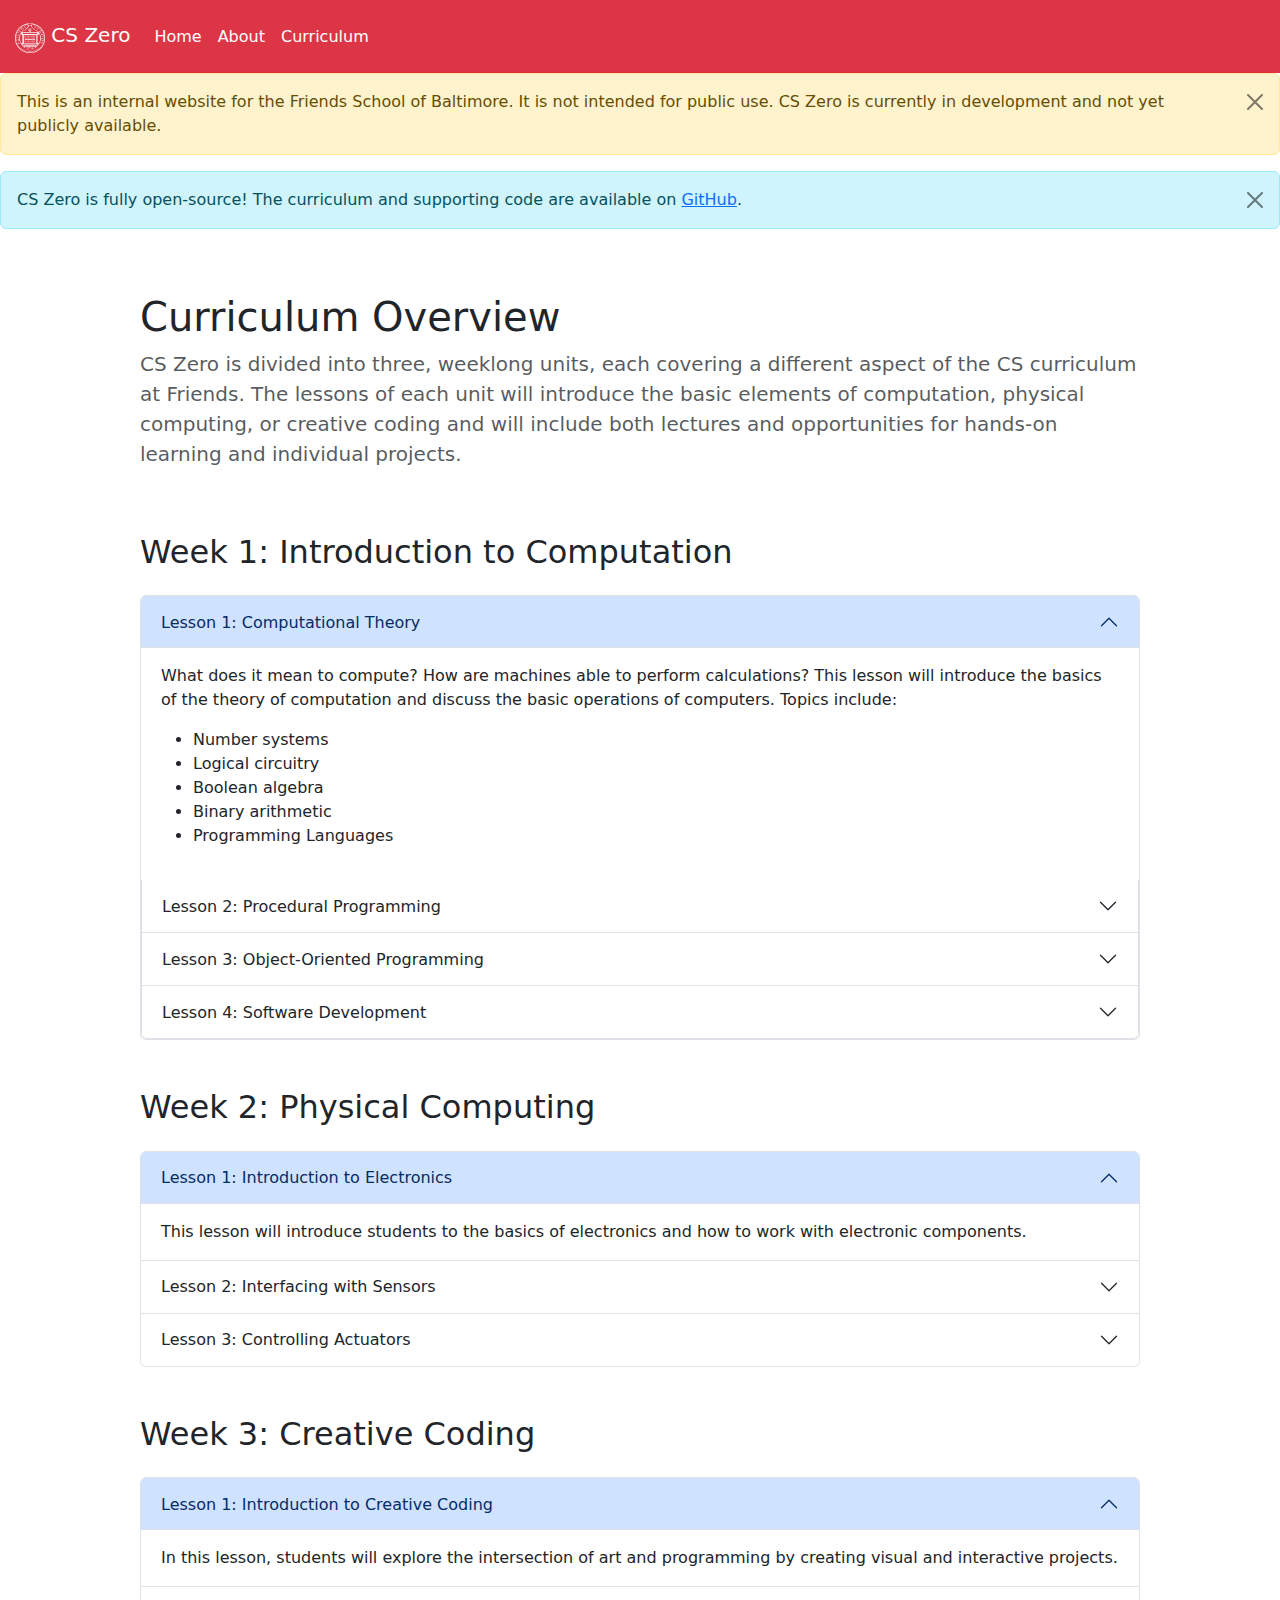
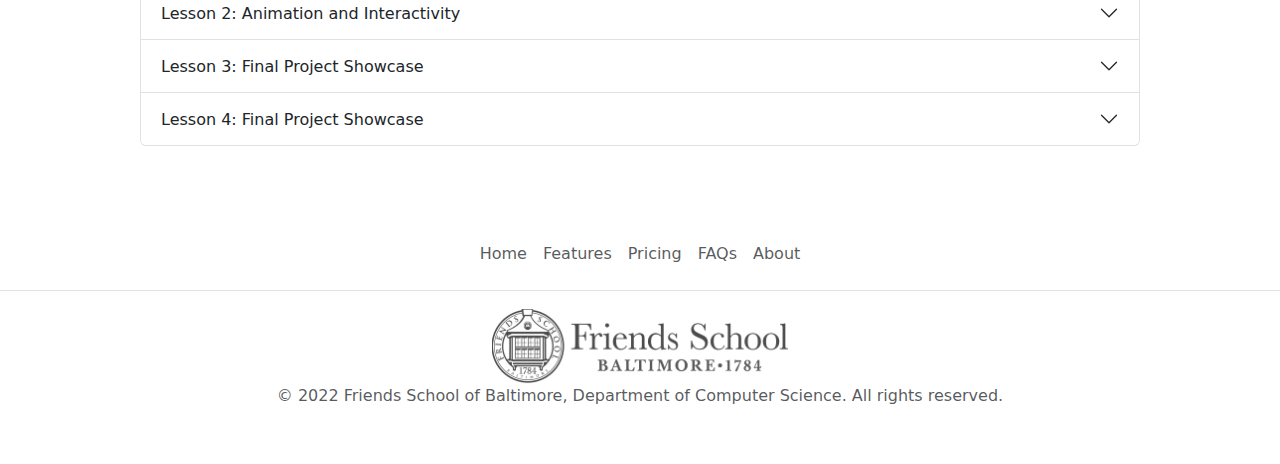
<file: curriculum/index.html>
<!DOCTYPE html>
<html lang="en">
<head>
    <meta charset="UTF-8">
    <meta name="viewport" content="width=device-width, initial-scale=1.0">
    <title>My Website</title>
    <link rel="stylesheet" href="https://cdn.jsdelivr.net/npm/bootstrap@5.3.0/dist/css/bootstrap.min.css">
    <link rel="stylesheet" href="../css/styles.css">
</head>
<body>
    <nav class="navbar navbar-expand-lg navbar-dark bg-danger text-white">
        <a class="navbar-brand" href="#">
            <img src="../img/fsb_seal.png" alt="CS Zero Logo" width="30" height="30" class="d-inline-block align-text-top">
            CS Zero
        </a>
        <button class="navbar-toggler" type="button" data-bs-toggle="collapse" data-bs-target="#navbarNav" aria-controls="navbarNav" aria-expanded="false" aria-label="Toggle navigation">
            <span class="navbar-toggler-icon"></span>
        </button>
        <div class="collapse navbar-collapse" id="navbarNav">
            <ul class="navbar-nav">
                <li class="nav-item active">
                    <a class="nav-link" href="index.html">Home</a>
                </li>
                <li class="nav-item">
                    <a class="nav-link" href="about.html">About</a>
                </li>
                <li class="nav-item">
                    <a class="nav-link" href="curriculum">Curriculum</a>
                </li>
            </ul>
        </div>
    </nav>

    <div class="alert alert-warning alert-dismissible fade show" role="alert">
        This is an internal website for the Friends School of Baltimore. It is not intended for public use.
        CS Zero is currently in development and not yet publicly available.
        <button type="button" class="btn-close" data-bs-dismiss="alert" aria-label="Close"></button>
    </div>

    <div class="alert alert-info alert-dismissible fade show" role="alert">
        CS Zero is fully open-source! The curriculum and supporting code are available on <a href="https://github.com/friendsbaltcs/CS-Zero">GitHub</a>.
        <button type="button" class="btn-close" data-bs-dismiss="alert" aria-label="Close"></button>
    </div>

    <main>
        <!-- Curriculum Overview -->
        <section class="jumbotron">
            <div class="container my-5">
                <h1 class="jumbotron-heading">Curriculum Overview</h1>
                <p class="lead text-muted">
                    CS Zero is divided into three, weeklong units, each covering a different aspect
                    of the CS curriculum at Friends. The lessons of each unit will introduce the basic
                    elements of computation, physical computing, or creative coding and will include
                    both lectures and opportunities for hands-on learning and individual projects.
                </p>
            </div>
        </section>

        <!-- Week 1 -->
        <section>
            <div id="week-1-container" class="container my-5">
                <h2 class="mb-4">Week 1: Introduction to Computation</h2>
                <div class="accordion" id="week1Accordion">
                    <div class="accordion-item">
                        <h3 class="accordion-header" id="week1Lesson1">
                            <button class="accordion-button" type="button" data-bs-toggle="collapse" data-bs-target="#week1Collapse1" aria-expanded="true" aria-controls="week1Collapse1">
                                Lesson 1: Computational Theory
                            </button>
                        </h3>
                        <div id="week1Collapse1" class="accordion-collapse collapse show" aria-labelledby="week1Lesson1" data-bs-parent="#week1Accordion">
                            <div class="accordion-body">
                                <p>What does it mean to compute? How are machines able to perform calculations? This lesson will introduce
                                the basics of the theory of computation and discuss the basic operations of computers. Topics include:</p>

                                <ul>
                                    <li>Number systems</li>
                                    <li>Logical circuitry</li>
                                    <li>Boolean algebra</li>
                                    <li>Binary arithmetic</li>
                                    <li>Programming Languages</li>
                                </ul>
                        </div>
                    </div>
                    <div class="accordion-item">
                        <h3 class="accordion-header" id="week1Lesson2">
                            <button class="accordion-button collapsed" type="button" data-bs-toggle="collapse" data-bs-target="#week1Collapse2" aria-expanded="false" aria-controls="week1Collapse2">
                                Lesson 2: Procedural Programming
                            </button>
                        </h3>
                        <div id="week1Collapse2" class="accordion-collapse collapse" aria-labelledby="week1Lesson2" data-bs-parent="#week1Accordion">
                            <div class="accordion-body">
                                <p><em>Procedural programming</em> is a coding technique that emphasizes "procedures" or
                                the sequences of instructions given by the programmer to the computer. We'll cover the
                                the essential elements of constructing, combining, and invoking procedures in Python.
                                Specific topics will include:</p>
                                <ul>
                                    <li>Variables and data types</li>
                                    <li>Operators and expressions</li>
                                    <li>Functions</li>
                                    <li>Control flow</li>
                                </ul>
                            </div>
                        </div>
                    </div>
                    <div class="accordion-item">
                        <h3 class="accordion-header" id="week1Lesson3">
                            <button class="accordion-button collapsed" type="button" data-bs-toggle="collapse" data-bs-target="#week1Collapse3" aria-expanded="false" aria-controls="week1Collapse3">
                                Lesson 3: Object-Oriented Programming
                            </button>
                        </h3>
                        <div id="week1Collapse3" class="accordion-collapse collapse" aria-labelledby="week1Lesson3" data-bs-parent="#week1Accordion">
                            <div class="accordion-body">
                                <p>
                                    <em>Object-Oriented Programming</em> or <em>OOP</em> is a coding technique that emphasizes
                                    the use of <em>objects</em> to represent data and the interactions between them. We'll discuss
                                    the basics of data-driven coding and the structuring of objects in your code. Topics covered
                                    will include:
                                </p>
                                <ul>
                                    <li>Classes and objects</li>
                                    <li>Attributes and methods</li>
                                    <li>Constructors and destructors</li>
                                    <li>Inheritance and polymorphism</li>
                                </ul>
                            </div>
                        </div>
                    </div>
                    <div class="accordion-item">
                        <h3 class="accordion-header" id="week2Lesson4">
                            <button class="accordion-button collapsed" type="button" data-bs-toggle="collapse" data-bs-target="#week2Collapse4" aria-expanded="false" aria-controls="week2Collapse4">
                                Lesson 4: Software Development
                            </button>
                        </h3>
                        <div id="week2Collapse4" class="accordion-collapse collapse" aria-labelledby="week2Lesson4" data-bs-parent="#week1Accordion">
                            <div class="accordion-body">
                                <p>
                                    In this final lesson, we'll discuss the software development process and how to
                                    collaborate with others on coding projects. Topics covered will include:
                                </p>
                                <ul>
                                    <li>Software development life cycle</li>
                                    <li>Testing and debugging</li>
                                    <li>File Structure</li>
                                    <li>Building our first project</li>
                                </ul>
                            </div>
                        </div>
                    </div>
                </div>
            </div>
        </section>

        <!-- Week 2 -->
        <section>
            <div class="container my-5">
                <h2 class="mb-4">Week 2: Physical Computing</h2>
                <div class="accordion" id="week2Accordion">
                    <div class="accordion-item">
                        <h3 class="accordion-header" id="week2Lesson1">
                            <button class="accordion-button" type="button" data-bs-toggle="collapse" data-bs-target="#week2Collapse1" aria-expanded="true" aria-controls="week2Collapse1">
                                Lesson 1: Introduction to Electronics
                            </button>
                        </h3>
                        <div id="week2Collapse1" class="accordion-collapse collapse show" aria-labelledby="week2Lesson1" data-bs-parent="#week2Accordion">
                            <div class="accordion-body">
                                This lesson will introduce students to the basics of electronics and how to work with electronic components.
                            </div>
                        </div>
                    </div>
                    <div class="accordion-item">
                        <h3 class="accordion-header" id="week2Lesson2">
                            <button class="accordion-button collapsed" type="button" data-bs-toggle="collapse" data-bs-target="#week2Collapse2" aria-expanded="false" aria-controls="week2Collapse2">
                                Lesson 2: Interfacing with Sensors
                            </button>
                        </h3>
                        <div id="week2Collapse2" class="accordion-collapse collapse" aria-labelledby="week2Lesson2" data-bs-parent="#week2Accordion">
                            <div class="accordion-body">
                                Students will learn how to interface with sensors and use sensor data in their programs.
                            </div>
                        </div>
                    </div>
                    <div class="accordion-item">
                        <h3 class="accordion-header" id="week2Lesson3">
                            <button class="accordion-button collapsed" type="button" data-bs-toggle="collapse" data-bs-target="#week2Collapse3" aria-expanded="false" aria-controls="week2Collapse3">
                                Lesson 3: Controlling Actuators
                            </button>
                        </h3>
                        <div id="week2Collapse3" class="accordion-collapse collapse" aria-labelledby="week2Lesson3" data-bs-parent="#week2Accordion">
                            <div class="accordion-body">
                                This lesson will cover how to control actuators such as motors and LEDs using programming and electronic circuits.
                            </div>
                        </div>
                    </div>
                </div>
            </div>
        </section>

        <!-- Week 3 -->
        <section>
            <div class="container my-5">
                <h2 class="mb-4">Week 3: Creative Coding</h2>
                <div class="accordion" id="week3Accordion">
                    <div class="accordion-item">
                        <h3 class="accordion-header" id="week3Lesson1">
                            <button class="accordion-button" type="button" data-bs-toggle="collapse" data-bs-target="#week3Collapse1" aria-expanded="true" aria-controls="week3Collapse1">
                                Lesson 1: Introduction to Creative Coding
                            </button>
                        </h3>
                        <div id="week3Collapse1" class="accordion-collapse collapse show" aria-labelledby="week3Lesson1" data-bs-parent="#week3Accordion">
                            <div class="accordion-body">
                                In this lesson, students will explore the intersection of art and programming by creating visual and interactive projects.
                            </div>
                        </div>
                    </div>
                    <div class="accordion-item">
                        <h3 class="accordion-header" id="week3Lesson2">
                            <button class="accordion-button collapsed" type="button" data-bs-toggle="collapse" data-bs-target="#week3Collapse2" aria-expanded="false" aria-controls="week3Collapse2">
                                Lesson 2: Animation and Interactivity
                            </button>
                        </h3>
                        <div id="week3Collapse2" class="accordion-collapse collapse" aria-labelledby="week3Lesson2" data-bs-parent="#week3Accordion">
                            <div class="accordion-body">
                                Students will learn how to create animations and add interactivity to their creative coding projects.
                            </div>
                        </div>
                    </div>
                    <div class="accordion-item">
                        <h3 class="accordion-header" id="week3Lesson3">
                            <button class="accordion-button collapsed" type="button" data-bs-toggle="collapse" data-bs-target="#week3Collapse3" aria-expanded="false" aria-controls="week3Collapse3">
                                Lesson 3: Final Project Showcase
                            </button>
                        </h3>
                        <div id="week3Collapse3" class="accordion-collapse collapse" aria-labelledby="week3Lesson3" data-bs-parent="#week3Accordion">
                            <div class="accordion-body">
                                In this final lesson, students will showcase their creative coding projects and reflect on their learning journey.
                            </div>
                        </div>
                    </div>
                    <div class="accordion-item">
                        <h3 class="accordion-header" id="week3Lesson4">
                            <button class="accordion-button collapsed" type="button" data-bs-toggle="collapse" data-bs-target="#week3Collapse4" aria-expanded="false" aria-controls="week3Collapse4">
                                Lesson 4: Final Project Showcase
                            </button>
                        </h3>
                        <div id="week3Collapse4" class="accordion-collapse collapse" aria-labelledby="week3Lesson4" data-bs-parent="#week3Accordion">
                            <div class="accordion-body">
                                In this final lesson, students will showcase their creative coding projects and reflect on their learning journey.
                            </div>
                        </div>
                    </div>
                </div>
            </div>
        </section>
    </main>

    <footer class="py-3 my-4">
        <ul class="nav justify-content-center border-bottom pb-3 mb-3">
            <!-- Replace with your navigation links -->
            <li class="nav-item"><a href="#" class="nav-link px-2 text-muted">Home</a></li>
            <li class="nav-item"><a href="#" class="nav-link px-2 text-muted">Features</a></li>
            <li class="nav-item"><a href="#" class="nav-link px-2 text-muted">Pricing</a></li>
            <li class="nav-item"><a href="#" class="nav-link px-2 text-muted">FAQs</a></li>
            <li class="nav-item"><a href="#" class="nav-link px-2 text-muted">About</a></li>
        </ul>
        <div class="text-center">
            <img src="../img/fsb_logo.png" alt="FSB Logo" height="75" class="d-inline-block align-text-top">
        </div>
        <p class="text-center text-muted">© 2022 Friends School of Baltimore, Department of Computer Science. All rights reserved.</p>
    </footer>
    

    <!-- Bootstrap JS -->
    <script src="https://cdn.jsdelivr.net/npm/bootstrap@5.3.0/dist/js/bootstrap.bundle.min.js"></script>
</body>
</html>
</file>
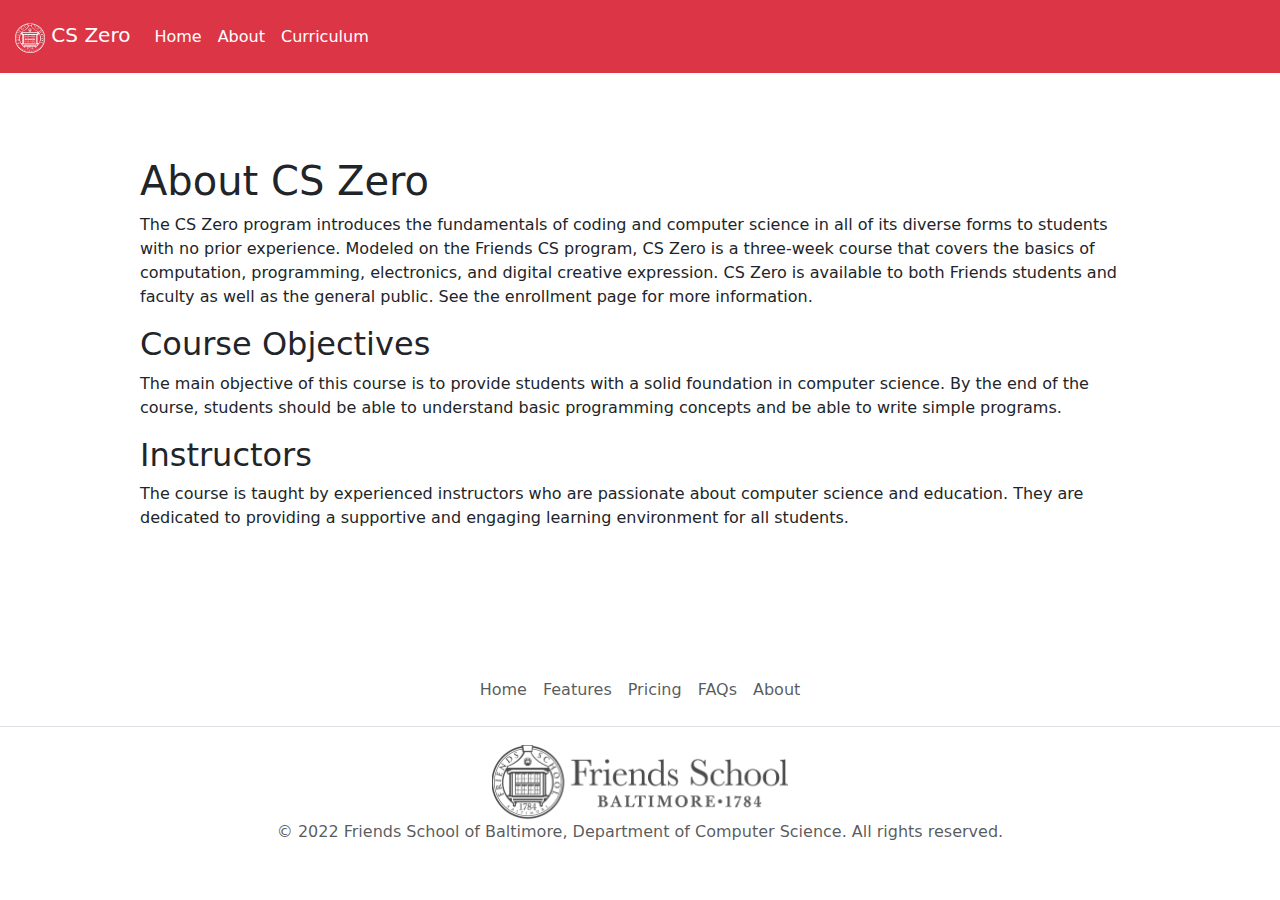
<file: about.html>
<!DOCTYPE html>
<html lang="en">
<head>
    <meta charset="UTF-8">
    <meta name="viewport" content="width=device-width, initial-scale=1.0">
    <title>About CS Zero</title>
    <link rel="stylesheet" href="https://cdn.jsdelivr.net/npm/bootstrap@5.3.0/dist/css/bootstrap.min.css">
    <link rel="stylesheet" href="css/styles.css">
</head>
<body>
    <nav class="navbar navbar-expand-lg navbar-dark bg-danger text-white">
        <a class="navbar-brand" href="#">
            <img src="./img/fsb_seal.png" alt="CS Zero Logo" width="30" height="30" class="d-inline-block align-text-top">
            CS Zero
        </a>
        <button class="navbar-toggler" type="button" data-bs-toggle="collapse" data-bs-target="#navbarNav" aria-controls="navbarNav" aria-expanded="false" aria-label="Toggle navigation">
            <span class="navbar-toggler-icon"></span>
        </button>
        <div class="collapse navbar-collapse" id="navbarNav">
            <ul class="navbar-nav">
                <li class="nav-item active">
                    <a class="nav-link" href="index.html">Home</a>
                </li>
                <li class="nav-item">
                    <a class="nav-link" href="about.html">About</a>
                </li>
                <li class="nav-item">
                    <a class="nav-link" href="curriculum">Curriculum</a>
                </li>
            </ul>
        </div>
    </nav>

    <main class="container">
        <h1>About CS Zero</h1>
        <p>
            The CS Zero program introduces the fundamentals of coding and computer science in all of its diverse forms
            to students with no prior experience. Modeled on the Friends CS program, CS Zero is a three-week course
            that covers the basics of computation, programming, electronics, and digital creative expression. CS Zero
            is available to both Friends students and faculty as well as the general public. See the enrollment page
            for more information.
        </p>
        <h2>Course Objectives</h2>
        <p>The main objective of this course is to provide students with a solid foundation in computer science. By the end of the course, students should be able to understand basic programming concepts and be able to write simple programs.</p>
        <h2>Instructors</h2>
        <p>The course is taught by experienced instructors who are passionate about computer science and education. They are dedicated to providing a supportive and engaging learning environment for all students.</p>
    </main>

    <footer class="py-3 my-4">
        <ul class="nav justify-content-center border-bottom pb-3 mb-3">
            <!-- Replace with your navigation links -->
            <li class="nav-item"><a href="#" class="nav-link px-2 text-muted">Home</a></li>
            <li class="nav-item"><a href="#" class="nav-link px-2 text-muted">Features</a></li>
            <li class="nav-item"><a href="#" class="nav-link px-2 text-muted">Pricing</a></li>
            <li class="nav-item"><a href="#" class="nav-link px-2 text-muted">FAQs</a></li>
            <li class="nav-item"><a href="#" class="nav-link px-2 text-muted">About</a></li>
        </ul>
        <div class="text-center">
            <img src="./img/fsb_logo.png" alt="FSB Logo" height="75" class="d-inline-block align-text-top">
        </div>
        <p class="text-center text-muted">© 2022 Friends School of Baltimore, Department of Computer Science. All rights reserved.</p>
    </footer>

    <script src="https://cdn.jsdelivr.net/npm/bootstrap@5.3.0/dist/js/bootstrap.min.js"></script>
    <script src="js/main.js"></script>
</body>
</html>
</file>
<file: css/styles.css>
/* This is the main CSS file for the CS Zero website. It contains the styles for the layout and design of the website. */

/* Global Styles */
html {
    height: 100%;
}

body {
    display: flex;
    min-height: 100%;
    flex-direction: column;
}

.footer {
    margin-top: auto;
}

.card-img-top {
    height: 200px; /* or whatever height you want */
    object-fit: cover;
}

.container {
    width: 80%;
    margin: auto;
    overflow: hidden;
}

/* Navbar Styles */
.navbar {
    background-color: #333;
    color: #fff;
    padding: 15px;
}

.navbar a {
    color: #fff;
    text-decoration: none;
}

/* Homepage Styles */
.home-header {
    background-color: #f4f4f4;
    padding: 30px;
    text-align: center;
}

.home-header h1 {
    font-size: 30px;
}

/* Curriculum Page Styles */
.curriculum-header {
    background-color: #f4f4f4;
    padding: 30px;
    text-align: center;
}

.curriculum-header h1 {
    font-size: 30px;
}

/* Week Page Styles */
.week-header {
    background-color: #f4f4f4;
    padding: 30px;
    text-align: center;
}

.week-header h1 {
    font-size: 30px;
}

/* About Page Styles */
.about-header {
    background-color: #f4f4f4;
    padding: 30px;
    text-align: center;
}

.about-header h1 {
    font-size: 30px;
}
</file>
